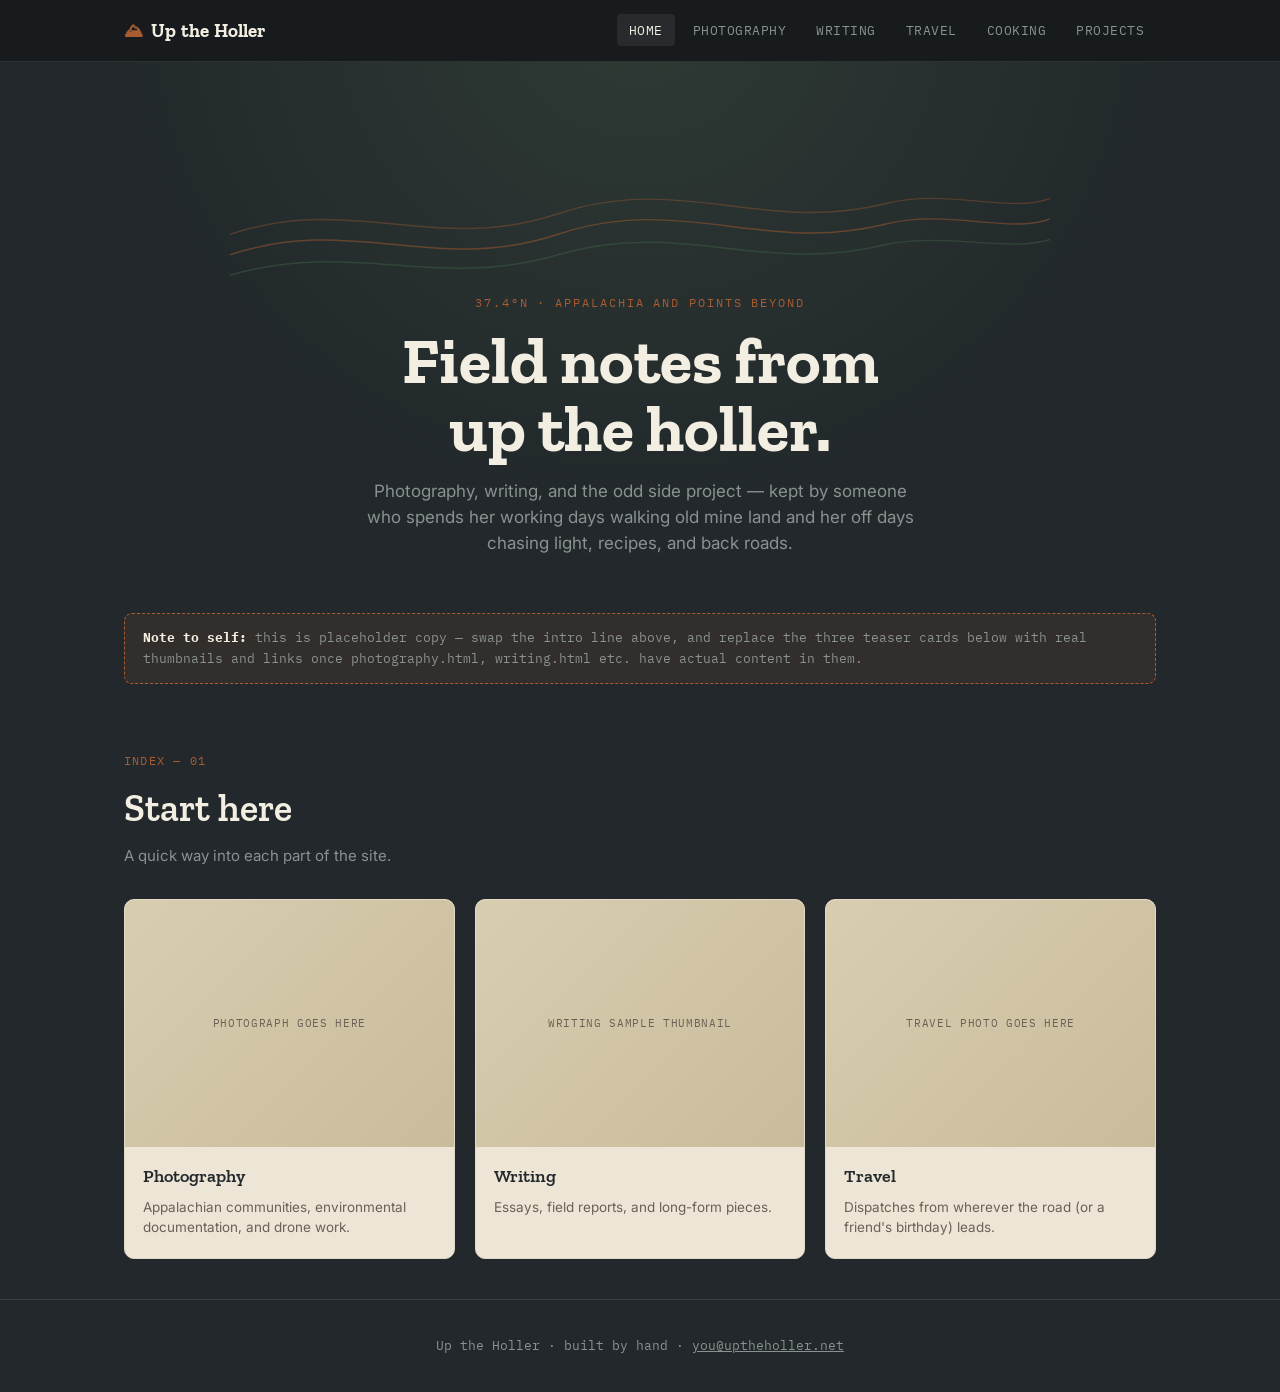
<file: index.html>
<!DOCTYPE html>
<html lang="en">
<head>
<meta charset="UTF-8">
<meta name="viewport" content="width=device-width, initial-scale=1.0">
<title>Up the Holler</title>
<meta name="description" content="Photography, writing, and field notes from Appalachia and beyond.">
<link rel="stylesheet" href="css/style.css">
</head>
<body>

<header class="site-header">
  <div class="nav-row">
    <a href="index.html" class="brand"><span class="mark">⛰</span> Up the Holler</a>
    <button class="nav-toggle" aria-label="Toggle menu">MENU</button>
    <ul class="nav-links">
      <li><a href="index.html" class="active">Home</a></li>
      <li><a href="photography.html">Photography</a></li>
      <li><a href="writing.html">Writing</a></li>
      <li><a href="travel.html">Travel</a></li>
      <li><a href="cooking.html">Cooking</a></li>
      <li><a href="projects.html">Projects</a></li>
    </ul>
  </div>
</header>

<div class="hero">
  <svg class="contours" viewBox="0 0 800 140" preserveAspectRatio="none">
    <path d="M0,110 C120,70 200,130 320,90 C440,50 520,110 640,80 C700,65 760,90 800,75" fill="none" stroke="#A85C32" stroke-width="1.4" opacity="0.55"/>
    <path d="M0,90 C120,50 200,110 320,70 C440,30 520,90 640,60 C700,45 760,70 800,55" fill="none" stroke="#A85C32" stroke-width="1.4" opacity="0.4"/>
    <path d="M0,130 C120,95 200,145 320,110 C440,75 520,130 640,100 C700,88 760,108 800,95" fill="none" stroke="#3F5B45" stroke-width="1.4" opacity="0.6"/>
  </svg>
  <div class="eyebrow">37.4°N · Appalachia and points beyond</div>
  <h1 class="title">Field notes from<br>up the holler.</h1>
  <p class="lede">Photography, writing, and the odd side project — kept by someone who spends her working days walking old mine land and her off days chasing light, recipes, and back roads.</p>
</div>

<div class="wrap">
  <div class="editnote">
    <b>Note to self:</b> this is placeholder copy — swap the intro line above, and replace the three teaser cards below with real thumbnails and links once photography.html, writing.html etc. have actual content in them.
  </div>

  <section class="tight">
    <div class="section-head">
      <span class="index-mark">Index — 01</span>
      <h2 class="section-title">Start here</h2>
      <p class="section-sub">A quick way into each part of the site.</p>
    </div>
    <div class="grid grid-3">
      <a href="photography.html" class="card" style="text-decoration:none;">
        <div class="thumb">Photograph goes here</div>
        <div class="body">
          <h3>Photography</h3>
          <p>Appalachian communities, environmental documentation, and drone work.</p>
        </div>
      </a>
      <a href="writing.html" class="card" style="text-decoration:none;">
        <div class="thumb">Writing sample thumbnail</div>
        <div class="body">
          <h3>Writing</h3>
          <p>Essays, field reports, and long-form pieces.</p>
        </div>
      </a>
      <a href="travel.html" class="card" style="text-decoration:none;">
        <div class="thumb">Travel photo goes here</div>
        <div class="body">
          <h3>Travel</h3>
          <p>Dispatches from wherever the road (or a friend's birthday) leads.</p>
        </div>
      </a>
    </div>
  </section>
</div>

<footer class="site-footer">
  <div class="wrap">Up the Holler · built by hand · <a href="mailto:you@uptheholler.net">you@uptheholler.net</a></div>
</footer>

<script src="js/nav.js"></script>
</body>
</html>
</file>
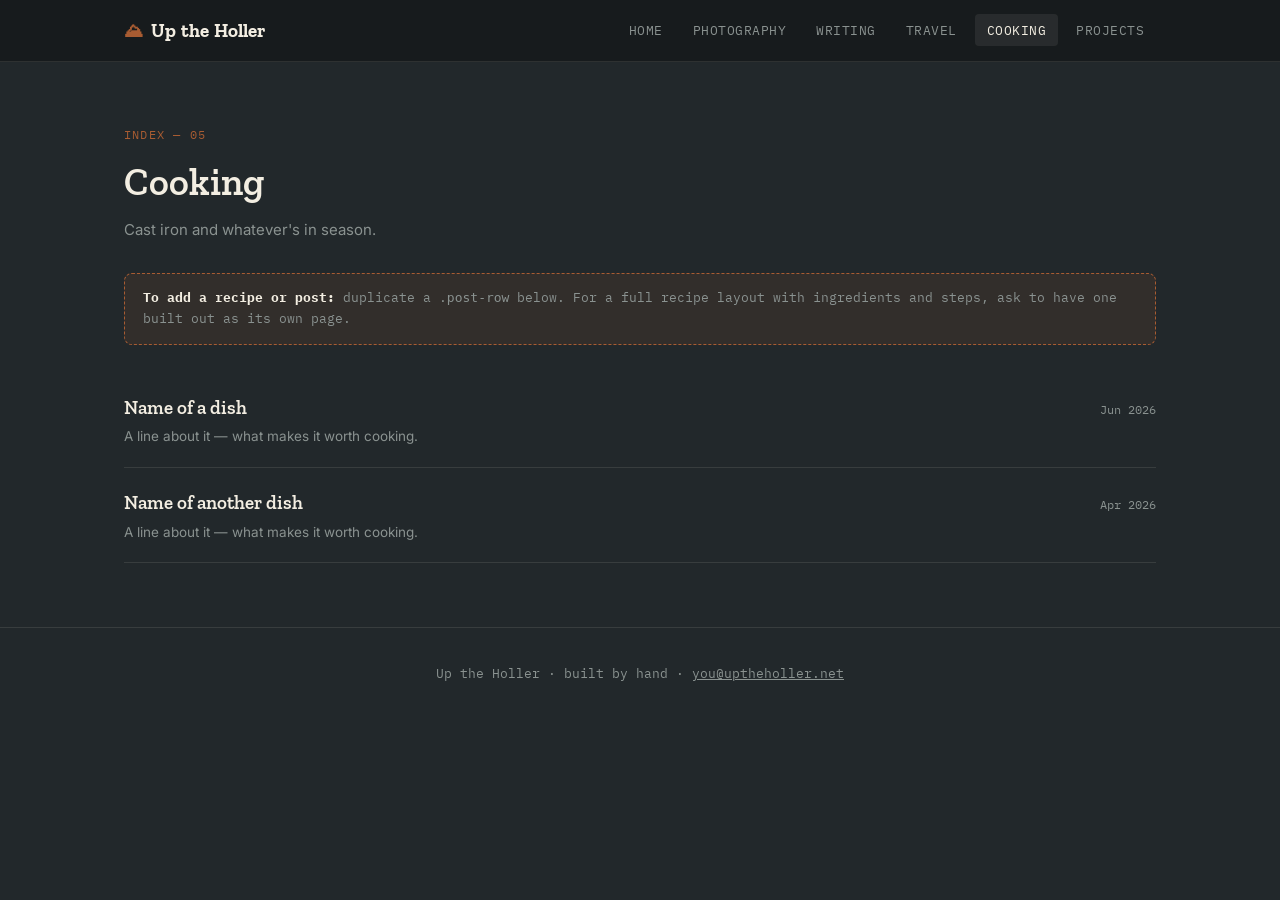
<file: cooking.html>
<!DOCTYPE html>
<html lang="en">
<head>
<meta charset="UTF-8">
<meta name="viewport" content="width=device-width, initial-scale=1.0">
<title>Cooking — Up the Holler</title>
<link rel="stylesheet" href="css/style.css">
</head>
<body>

<header class="site-header">
  <div class="nav-row">
    <a href="index.html" class="brand"><span class="mark">⛰</span> Up the Holler</a>
    <button class="nav-toggle" aria-label="Toggle menu">MENU</button>
    <ul class="nav-links">
      <li><a href="index.html">Home</a></li>
      <li><a href="photography.html">Photography</a></li>
      <li><a href="writing.html">Writing</a></li>
      <li><a href="travel.html">Travel</a></li>
      <li><a href="cooking.html" class="active">Cooking</a></li>
      <li><a href="projects.html">Projects</a></li>
    </ul>
  </div>
</header>

<div class="wrap">
  <section>
    <div class="section-head">
      <span class="index-mark">Index — 05</span>
      <h2 class="section-title">Cooking</h2>
      <p class="section-sub">Cast iron and whatever's in season.</p>
    </div>

    <div class="editnote">
      <b>To add a recipe or post:</b> duplicate a <code>.post-row</code> below. For a full recipe layout with ingredients and steps, ask to have one built out as its own page.
    </div>

    <div class="post-list">
      <a href="#" class="post-row">
        <div>
          <div class="post-title">Name of a dish</div>
          <div class="post-excerpt">A line about it — what makes it worth cooking.</div>
        </div>
        <div class="post-date">Jun 2026</div>
      </a>
      <a href="#" class="post-row">
        <div>
          <div class="post-title">Name of another dish</div>
          <div class="post-excerpt">A line about it — what makes it worth cooking.</div>
        </div>
        <div class="post-date">Apr 2026</div>
      </a>
    </div>
  </section>
</div>

<footer class="site-footer">
  <div class="wrap">Up the Holler · built by hand · <a href="mailto:you@uptheholler.net">you@uptheholler.net</a></div>
</footer>

<script src="js/nav.js"></script>
</body>
</html>
</file>
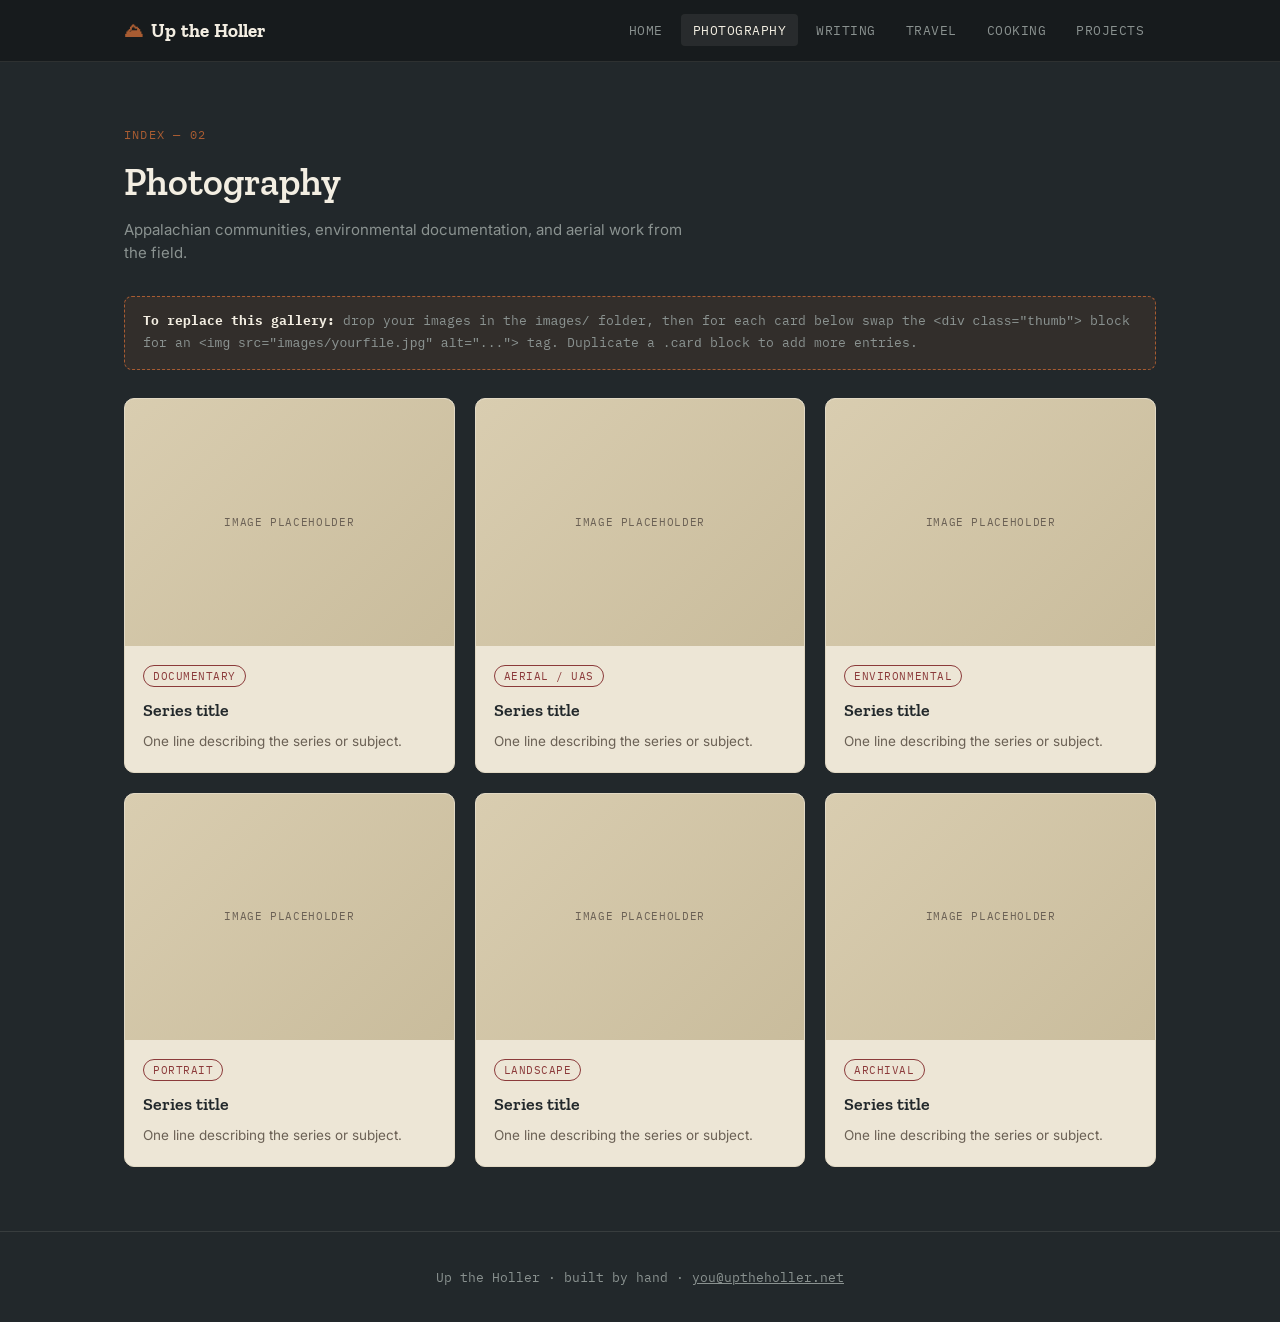
<file: photography.html>
<!DOCTYPE html>
<html lang="en">
<head>
<meta charset="UTF-8">
<meta name="viewport" content="width=device-width, initial-scale=1.0">
<title>Photography — Up the Holler</title>
<link rel="stylesheet" href="css/style.css">
</head>
<body>

<header class="site-header">
  <div class="nav-row">
    <a href="index.html" class="brand"><span class="mark">⛰</span> Up the Holler</a>
    <button class="nav-toggle" aria-label="Toggle menu">MENU</button>
    <ul class="nav-links">
      <li><a href="index.html">Home</a></li>
      <li><a href="photography.html" class="active">Photography</a></li>
      <li><a href="writing.html">Writing</a></li>
      <li><a href="travel.html">Travel</a></li>
      <li><a href="cooking.html">Cooking</a></li>
      <li><a href="projects.html">Projects</a></li>
    </ul>
  </div>
</header>

<div class="wrap">
  <section>
    <div class="section-head">
      <span class="index-mark">Index — 02</span>
      <h2 class="section-title">Photography</h2>
      <p class="section-sub">Appalachian communities, environmental documentation, and aerial work from the field.</p>
    </div>

    <div class="editnote">
      <b>To replace this gallery:</b> drop your images in the <code>images/</code> folder, then for each card below swap the <code>&lt;div class="thumb"&gt;</code> block for an <code>&lt;img src="images/yourfile.jpg" alt="..."&gt;</code> tag. Duplicate a <code>.card</code> block to add more entries.
    </div>

    <div class="grid grid-3">
      <div class="card">
        <div class="thumb">Image placeholder</div>
        <div class="body">
          <span class="tag">Documentary</span>
          <h3>Series title</h3>
          <p>One line describing the series or subject.</p>
        </div>
      </div>
      <div class="card">
        <div class="thumb">Image placeholder</div>
        <div class="body">
          <span class="tag">Aerial / UAS</span>
          <h3>Series title</h3>
          <p>One line describing the series or subject.</p>
        </div>
      </div>
      <div class="card">
        <div class="thumb">Image placeholder</div>
        <div class="body">
          <span class="tag">Environmental</span>
          <h3>Series title</h3>
          <p>One line describing the series or subject.</p>
        </div>
      </div>
      <div class="card">
        <div class="thumb">Image placeholder</div>
        <div class="body">
          <span class="tag">Portrait</span>
          <h3>Series title</h3>
          <p>One line describing the series or subject.</p>
        </div>
      </div>
      <div class="card">
        <div class="thumb">Image placeholder</div>
        <div class="body">
          <span class="tag">Landscape</span>
          <h3>Series title</h3>
          <p>One line describing the series or subject.</p>
        </div>
      </div>
      <div class="card">
        <div class="thumb">Image placeholder</div>
        <div class="body">
          <span class="tag">Archival</span>
          <h3>Series title</h3>
          <p>One line describing the series or subject.</p>
        </div>
      </div>
    </div>
  </section>
</div>

<footer class="site-footer">
  <div class="wrap">Up the Holler · built by hand · <a href="mailto:you@uptheholler.net">you@uptheholler.net</a></div>
</footer>

<script src="js/nav.js"></script>
</body>
</html>
</file>
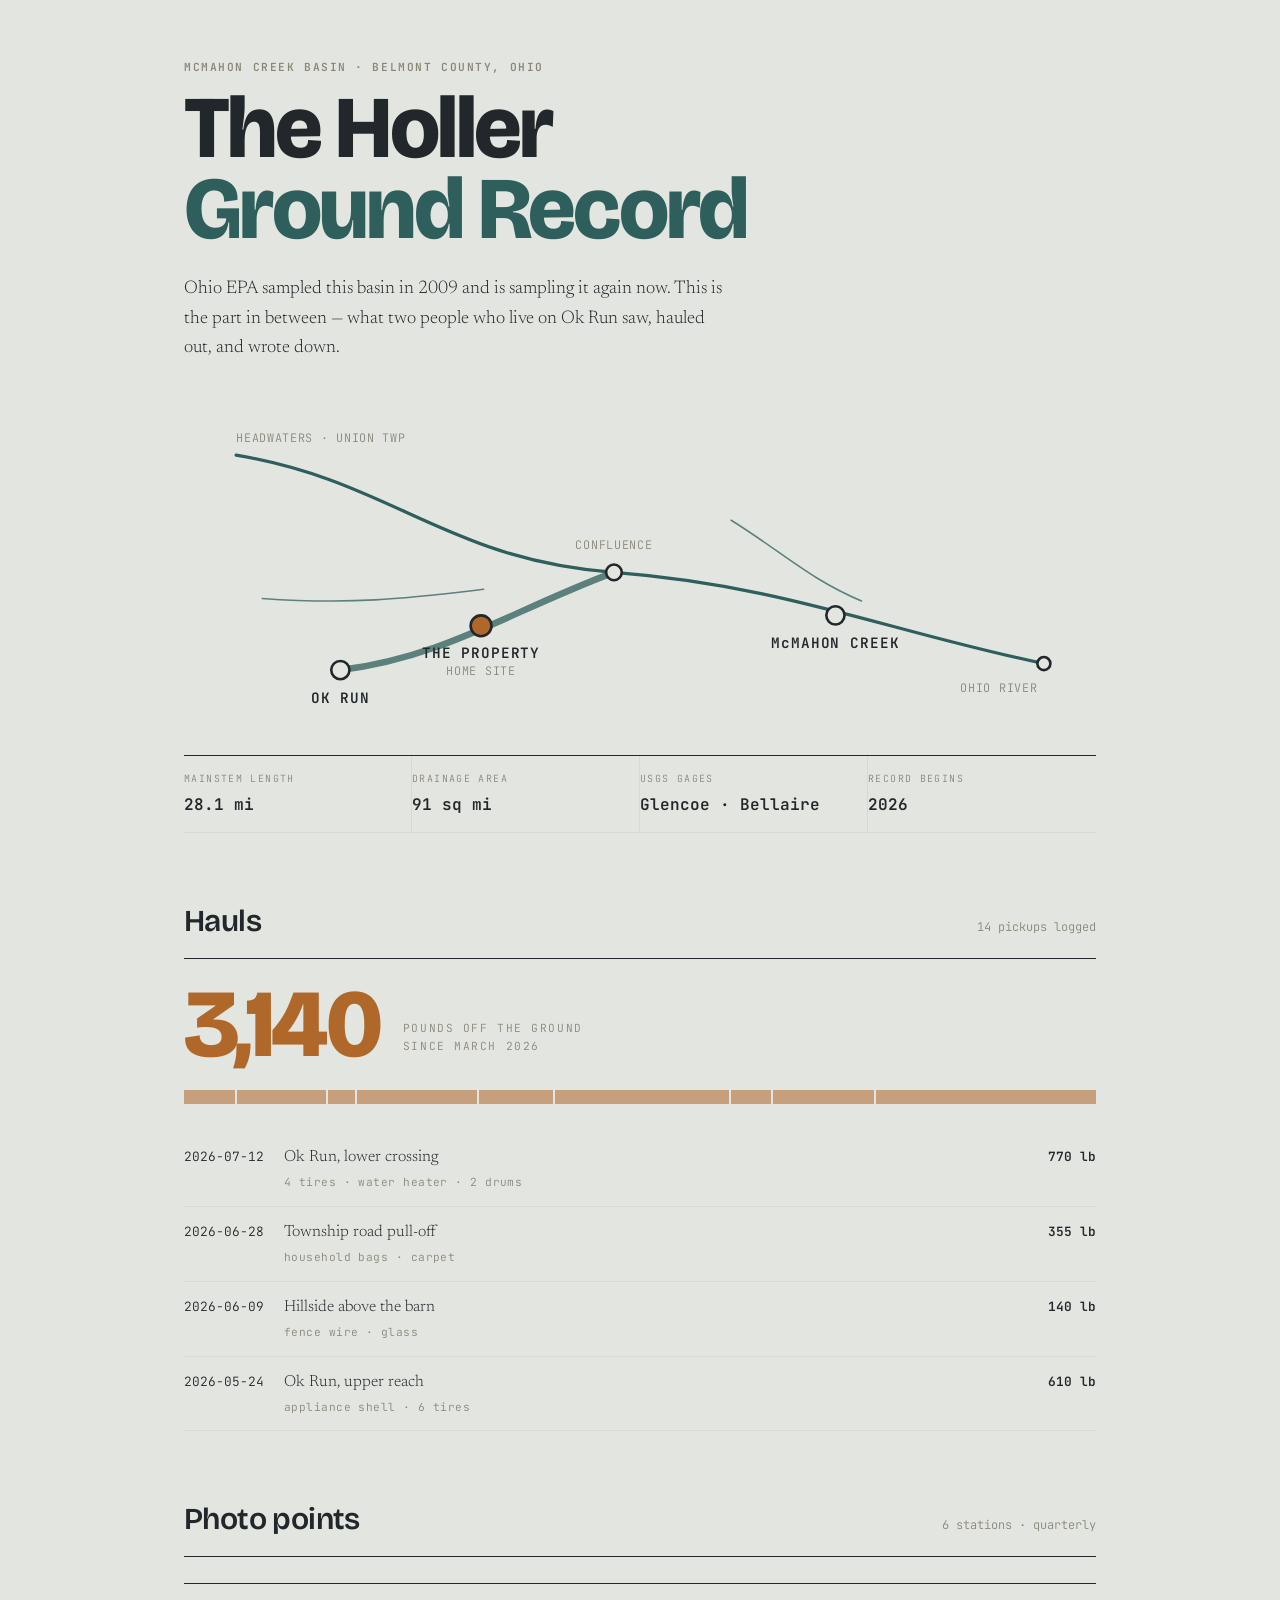
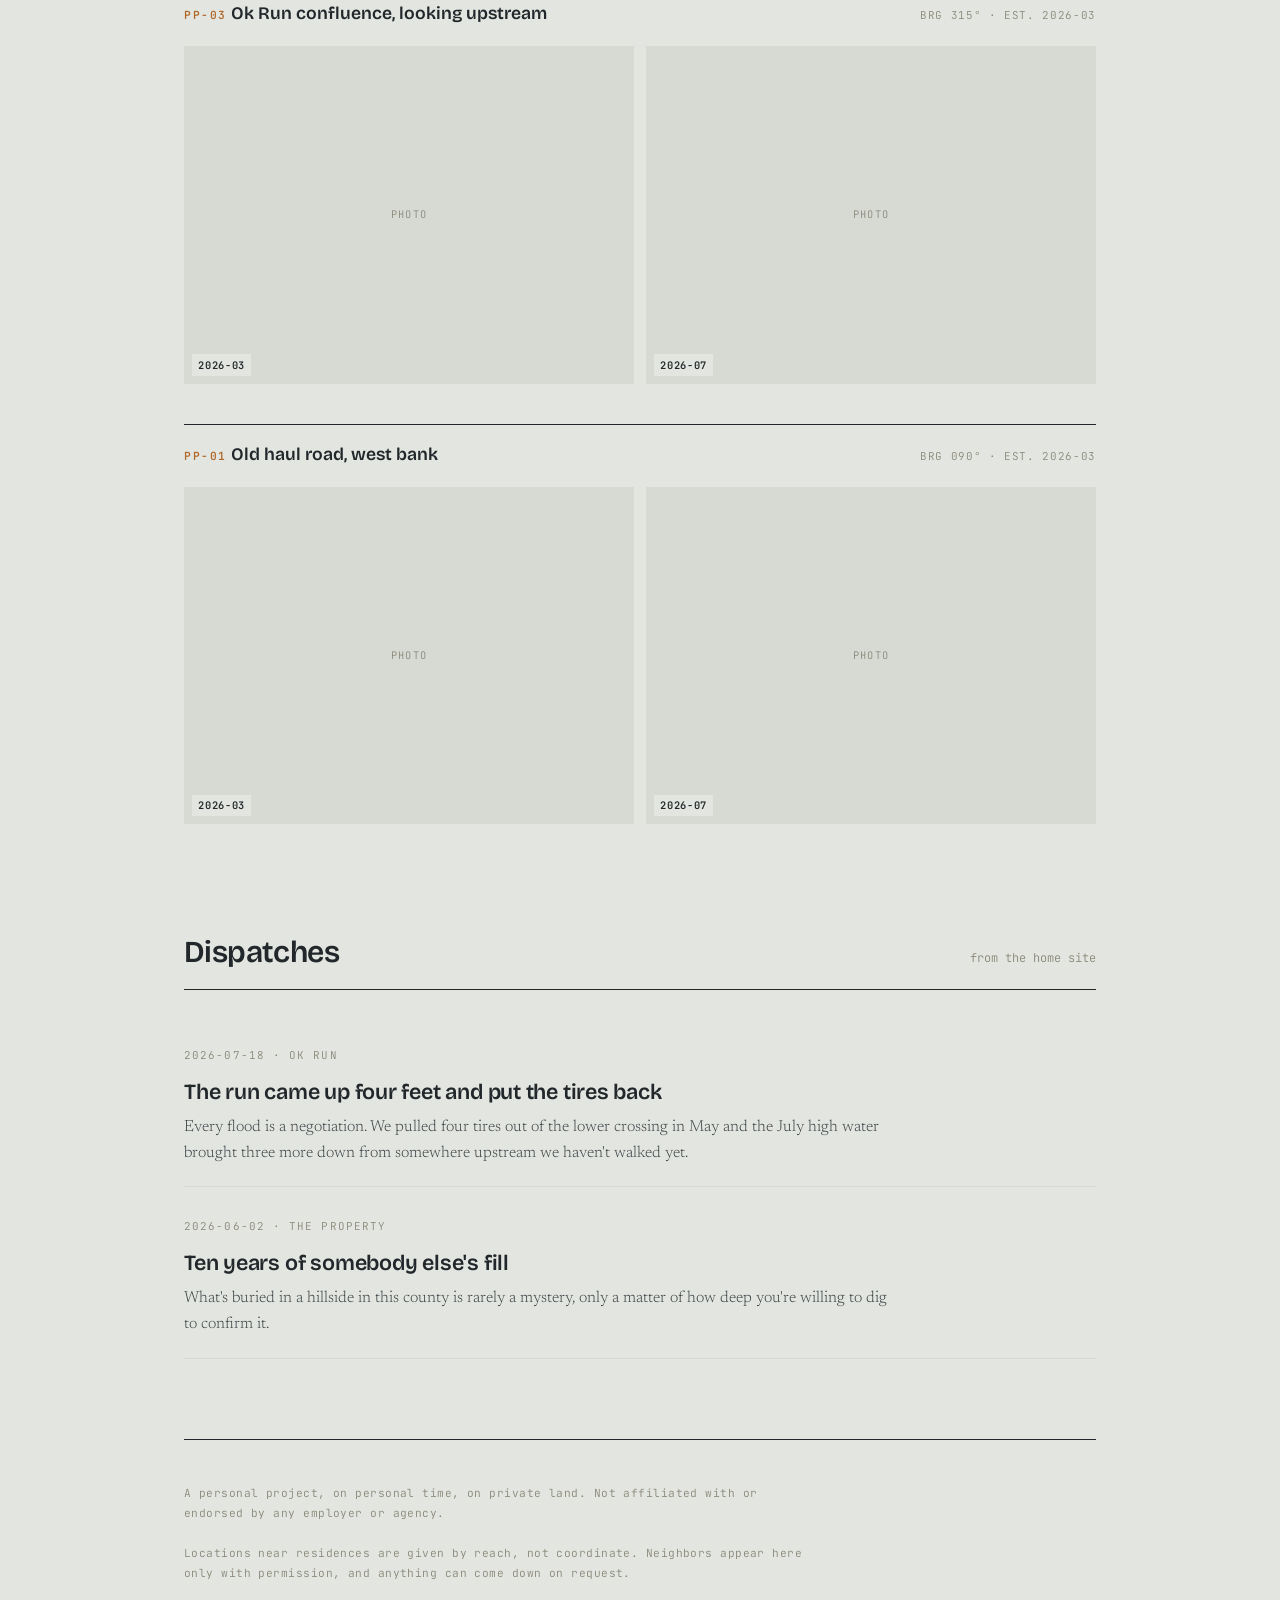
<file: preview.html>
<!DOCTYPE html>
<html lang="en">
<head>
<meta charset="utf-8">
<meta name="viewport" content="width=device-width, initial-scale=1">
<title>The Watershed — Up the Holler</title>
<link rel="preconnect" href="https://fonts.googleapis.com">
<link rel="preconnect" href="https://fonts.gstatic.com" crossorigin>
<link href="https://fonts.googleapis.com/css2?family=Bricolage+Grotesque:opsz,wght@12..96,600;12..96,800&family=Newsreader:ital,opsz,wght@0,6..72,300;0,6..72,400;1,6..72,300&family=JetBrains+Mono:wght@400;600&display=swap" rel="stylesheet">
<style>
:root{
  --shale:#21272A;
  --paper:#E3E6E0;
  --paper-2:#D6DAD3;
  --creek:#2F5F5C;
  --ochre:#B0682A;
  --sandstone:#8A8779;

  --display:'Bricolage Grotesque',system-ui,sans-serif;
  --body:'Newsreader',Georgia,serif;
  --data:'JetBrains Mono',ui-monospace,monospace;
}
*{box-sizing:border-box}
html{-webkit-text-size-adjust:100%}
body{
  margin:0;background:var(--paper);color:var(--shale);
  font-family:var(--body);font-size:19px;line-height:1.6;font-weight:300;
}
.wrap{max-width:60rem;margin:0 auto;padding:0 1.5rem}

/* ---------- masthead ---------- */
.mast{padding:3rem 0 0}
.eyebrow{
  font-family:var(--data);font-size:.7rem;font-weight:600;
  letter-spacing:.14em;text-transform:uppercase;color:var(--sandstone);
}
h1{
  font-family:var(--display);font-weight:800;font-size:clamp(2.6rem,10vw,5.5rem);
  line-height:.92;letter-spacing:-.03em;margin:.6rem 0 0;
}
h1 em{font-style:normal;display:block;color:var(--creek)}
.standfirst{max-width:34rem;margin:1.5rem 0 0;font-size:1.15rem}

/* ---------- signature: stream schematic ---------- */
.schematic{margin:2.5rem 0 0}
.schematic svg{width:100%;height:auto;display:block;overflow:visible}
.reachline{fill:none;stroke:var(--creek);stroke-linecap:round}
.trib{fill:none;stroke:var(--creek);stroke-linecap:round;opacity:.75}
.node{fill:var(--paper);stroke:var(--shale);stroke-width:2}
.node-home{fill:var(--ochre);stroke:var(--shale);stroke-width:2}
.nlabel{font-family:var(--data);font-size:11px;font-weight:600;letter-spacing:.06em;fill:var(--shale)}
.nsub{font-family:var(--data);font-size:9px;fill:var(--sandstone);letter-spacing:.06em}
.gnode{cursor:pointer}
.gnode:hover .node{fill:var(--creek)}
.gnode:focus-visible{outline:2px solid var(--ochre);outline-offset:4px}

/* ---------- record block ---------- */
.record{
  margin:2.5rem 0 0;border-top:1.5px solid var(--shale);border-bottom:1px solid var(--paper-2);
  display:grid;grid-template-columns:repeat(auto-fit,minmax(9rem,1fr));
}
.record div{padding:.9rem 0;border-right:1px solid var(--paper-2)}
.record div:last-child{border-right:0}
.record dt{font-family:var(--data);font-size:.62rem;letter-spacing:.14em;text-transform:uppercase;color:var(--sandstone);margin:0}
.record dd{font-family:var(--data);font-size:1rem;font-weight:600;margin:.35rem 0 0}

/* ---------- sections ---------- */
section{padding:4rem 0 0}
h2{
  font-family:var(--display);font-weight:600;font-size:1.9rem;letter-spacing:-.02em;
  margin:0 0 .25rem;
}
.sechead{display:flex;align-items:baseline;gap:.9rem;border-bottom:1.5px solid var(--shale);padding-bottom:.5rem;margin-bottom:1.6rem}
.sechead .count{font-family:var(--data);font-size:.75rem;color:var(--sandstone);margin-left:auto;white-space:nowrap}

/* ---------- hauls ---------- */
.tally{display:flex;align-items:flex-end;gap:1.5rem;flex-wrap:wrap;margin-bottom:1.5rem}
.tallynum{font-family:var(--display);font-weight:800;font-size:clamp(3rem,14vw,6rem);line-height:.85;color:var(--ochre);letter-spacing:-.04em}
.tallylab{font-family:var(--data);font-size:.7rem;letter-spacing:.14em;text-transform:uppercase;color:var(--sandstone);padding-bottom:.6rem}
.accum{display:flex;height:14px;width:100%;gap:2px;margin-bottom:1.75rem}
.accum span{background:var(--ochre);opacity:.55;transition:opacity .2s}
.accum span:hover{opacity:1}
.haul{display:grid;grid-template-columns:5.5rem 1fr auto;gap:.75rem;padding:.85rem 0;border-bottom:1px solid var(--paper-2);align-items:baseline}
.haul time,.haul .wt{font-family:var(--data);font-size:.8rem}
.haul .wt{font-weight:600;text-align:right;white-space:nowrap}
.haul .where{font-size:1rem}
.haul .items{font-family:var(--data);font-size:.7rem;color:var(--sandstone);display:block;margin-top:.2rem;letter-spacing:.04em}

/* ---------- photo points ---------- */
.pp{border-top:1.5px solid var(--shale);padding-top:1rem;margin-bottom:2.5rem}
.pphead{display:flex;justify-content:space-between;gap:1rem;flex-wrap:wrap;align-items:baseline}
.ppid{font-family:var(--data);font-size:.7rem;font-weight:600;letter-spacing:.14em;color:var(--ochre)}
.ppname{font-family:var(--display);font-weight:600;font-size:1.1rem}
.ppmeta{font-family:var(--data);font-size:.68rem;color:var(--sandstone);letter-spacing:.06em}
.frames{display:grid;grid-template-columns:1fr 1fr;gap:.75rem;margin-top:1rem}
.frame{background:var(--paper-2);aspect-ratio:4/3;position:relative;display:flex;align-items:center;justify-content:center}
.frame span{font-family:var(--data);font-size:.65rem;color:var(--sandstone);letter-spacing:.1em}
.frame b{position:absolute;left:.5rem;bottom:.5rem;font-family:var(--data);font-size:.65rem;font-weight:600;background:var(--paper);padding:.15rem .4rem;letter-spacing:.06em}

/* ---------- dispatches ---------- */
.disp{padding:1.25rem 0;border-bottom:1px solid var(--paper-2);display:block;text-decoration:none;color:inherit}
.disp:hover .dtitle{color:var(--creek)}
.dmeta{font-family:var(--data);font-size:.68rem;letter-spacing:.1em;color:var(--sandstone);text-transform:uppercase}
.dtitle{font-family:var(--display);font-weight:600;font-size:1.35rem;letter-spacing:-.01em;margin:.3rem 0 .35rem;transition:color .15s}
.dexc{font-size:1rem;color:#3a4145;margin:0;max-width:44rem}

footer{margin-top:5rem;padding:2rem 0 4rem;border-top:1.5px solid var(--shale)}
.note{font-family:var(--data);font-size:.7rem;line-height:1.8;color:var(--sandstone);letter-spacing:.04em;max-width:40rem}

@media (max-width:640px){
  body{font-size:18px}
  .frames{grid-template-columns:1fr}
  .haul{grid-template-columns:4.5rem 1fr;}
  .haul .wt{grid-column:2;text-align:left}
  .record div{border-right:0;border-bottom:1px solid var(--paper-2)}
}
@media (prefers-reduced-motion:reduce){*{transition:none!important;animation:none!important}}
</style>
</head>
<body>
<div class="wrap">

  <header class="mast">
    <p class="eyebrow">McMahon Creek Basin · Belmont County, Ohio</p>
    <h1>The Holler<em>Ground Record</em></h1>
    <p class="standfirst">Ohio EPA sampled this basin in 2009 and is sampling it again now. This is the part in between — what two people who live on Ok Run saw, hauled out, and wrote down.</p>
  </header>

  <!-- SIGNATURE: the watershed as its own navigation -->
  <div class="schematic" role="navigation" aria-label="Watershed reaches">
    <svg viewBox="0 0 700 240" xmlns="http://www.w3.org/2000/svg" aria-hidden="false">
      <title>Schematic of Ok Run joining McMahon Creek, flowing to the Ohio River</title>
      <path class="reachline" d="M40 40 C 160 60, 200 120, 330 130 S 540 175, 660 200" stroke-width="2.5"/>
      <path class="trib" d="M120 205 C 200 195, 250 160, 330 130" stroke-width="5"/>
      <path class="trib" d="M60 150 C 130 155, 170 150, 230 143" stroke-width="1.2" opacity=".4"/>
      <path class="trib" d="M420 90 C 460 115, 480 135, 520 152" stroke-width="1.2" opacity=".4"/>

      <g class="gnode" tabindex="0" role="link" aria-label="Ok Run reach">
        <circle class="node" cx="120" cy="205" r="7"/>
        <text class="nlabel" x="120" y="230" text-anchor="middle">OK RUN</text>
      </g>
      <g class="gnode" tabindex="0" role="link" aria-label="The property">
        <circle class="node-home" cx="228" cy="171" r="8"/>
        <text class="nlabel" x="228" y="196" text-anchor="middle">THE PROPERTY</text>
        <text class="nsub" x="228" y="209" text-anchor="middle">HOME SITE</text>
      </g>
      <g class="gnode" tabindex="0" role="link" aria-label="Confluence">
        <circle class="node" cx="330" cy="130" r="6"/>
        <text class="nsub" x="330" y="112" text-anchor="middle">CONFLUENCE</text>
      </g>
      <g class="gnode" tabindex="0" role="link" aria-label="McMahon Creek mainstem">
        <circle class="node" cx="500" cy="163" r="7"/>
        <text class="nlabel" x="500" y="188" text-anchor="middle">McMAHON CREEK</text>
      </g>
      <g class="gnode" tabindex="0" role="link" aria-label="Ohio River">
        <circle class="node" cx="660" cy="200" r="5"/>
        <text class="nsub" x="655" y="222" text-anchor="end">OHIO RIVER</text>
      </g>
      <text class="nsub" x="40" y="30">HEADWATERS · UNION TWP</text>
    </svg>
  </div>

  <dl class="record">
    <div><dt>Mainstem length</dt><dd>28.1 mi</dd></div>
    <div><dt>Drainage area</dt><dd>91 sq mi</dd></div>
    <div><dt>USGS gages</dt><dd>Glencoe · Bellaire</dd></div>
    <div><dt>Record begins</dt><dd>2026</dd></div>
  </dl>

  <section>
    <div class="sechead"><h2>Hauls</h2><span class="count">14 pickups logged</span></div>
    <div class="tally">
      <span class="tallynum">3,140</span>
      <span class="tallylab">pounds off the ground<br>since March 2026</span>
    </div>
    <div class="accum" aria-hidden="true">
      <span style="flex:180"></span><span style="flex:310"></span><span style="flex:95"></span>
      <span style="flex:420"></span><span style="flex:260"></span><span style="flex:610"></span>
      <span style="flex:140"></span><span style="flex:355"></span><span style="flex:770"></span>
    </div>

    <div class="haul"><time>2026-07-12</time><span class="where">Ok Run, lower crossing<span class="items">4 tires · water heater · 2 drums</span></span><span class="wt">770 lb</span></div>
    <div class="haul"><time>2026-06-28</time><span class="where">Township road pull-off<span class="items">household bags · carpet</span></span><span class="wt">355 lb</span></div>
    <div class="haul"><time>2026-06-09</time><span class="where">Hillside above the barn<span class="items">fence wire · glass</span></span><span class="wt">140 lb</span></div>
    <div class="haul"><time>2026-05-24</time><span class="where">Ok Run, upper reach<span class="items">appliance shell · 6 tires</span></span><span class="wt">610 lb</span></div>
  </section>

  <section>
    <div class="sechead"><h2>Photo points</h2><span class="count">6 stations · quarterly</span></div>

    <div class="pp">
      <div class="pphead">
        <div><span class="ppid">PP-03</span> <span class="ppname">Ok Run confluence, looking upstream</span></div>
        <span class="ppmeta">BRG 315° · EST. 2026-03</span>
      </div>
      <div class="frames">
        <div class="frame"><span>PHOTO</span><b>2026-03</b></div>
        <div class="frame"><span>PHOTO</span><b>2026-07</b></div>
      </div>
    </div>

    <div class="pp">
      <div class="pphead">
        <div><span class="ppid">PP-01</span> <span class="ppname">Old haul road, west bank</span></div>
        <span class="ppmeta">BRG 090° · EST. 2026-03</span>
      </div>
      <div class="frames">
        <div class="frame"><span>PHOTO</span><b>2026-03</b></div>
        <div class="frame"><span>PHOTO</span><b>2026-07</b></div>
      </div>
    </div>
  </section>

  <section>
    <div class="sechead"><h2>Dispatches</h2><span class="count">from the home site</span></div>
    <a class="disp" href="#">
      <p class="dmeta">2026-07-18 · Ok Run</p>
      <p class="dtitle">The run came up four feet and put the tires back</p>
      <p class="dexc">Every flood is a negotiation. We pulled four tires out of the lower crossing in May and the July high water brought three more down from somewhere upstream we haven't walked yet.</p>
    </a>
    <a class="disp" href="#">
      <p class="dmeta">2026-06-02 · The property</p>
      <p class="dtitle">Ten years of somebody else's fill</p>
      <p class="dexc">What's buried in a hillside in this county is rarely a mystery, only a matter of how deep you're willing to dig to confirm it.</p>
    </a>
  </section>

  <footer>
    <p class="note">
      A personal project, on personal time, on private land. Not affiliated with or endorsed by any employer or agency.<br><br>
      Locations near residences are given by reach, not coordinate. Neighbors appear here only with permission, and anything can come down on request.
    </p>
  </footer>

</div>
</body>
</html>
</file>
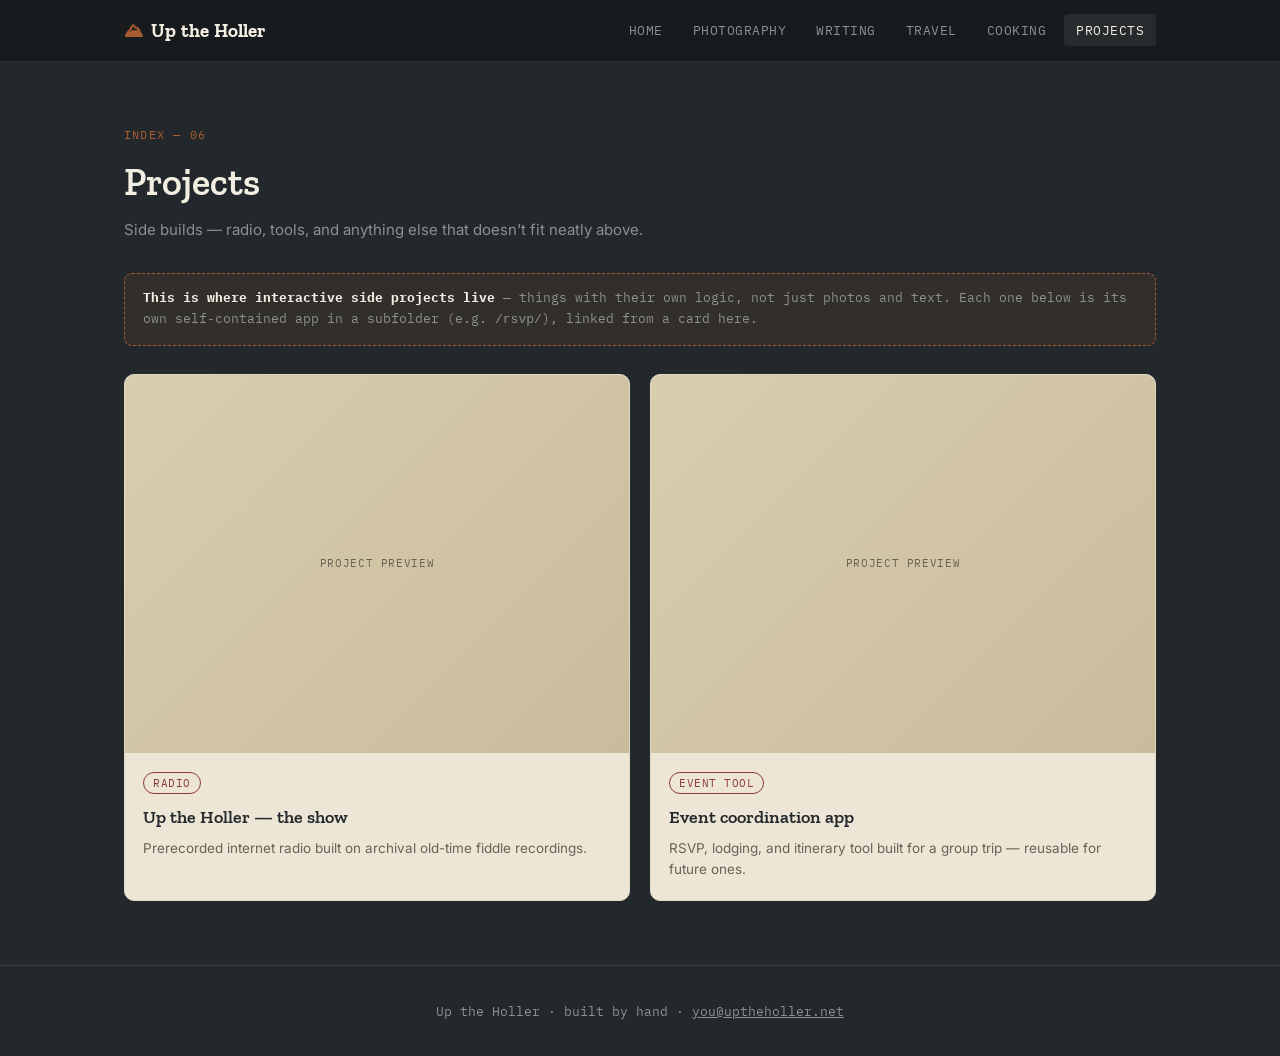
<file: projects.html>
<!DOCTYPE html>
<html lang="en">
<head>
<meta charset="UTF-8">
<meta name="viewport" content="width=device-width, initial-scale=1.0">
<title>Projects — Up the Holler</title>
<link rel="stylesheet" href="css/style.css">
</head>
<body>

<header class="site-header">
  <div class="nav-row">
    <a href="index.html" class="brand"><span class="mark">⛰</span> Up the Holler</a>
    <button class="nav-toggle" aria-label="Toggle menu">MENU</button>
    <ul class="nav-links">
      <li><a href="index.html">Home</a></li>
      <li><a href="photography.html">Photography</a></li>
      <li><a href="writing.html">Writing</a></li>
      <li><a href="travel.html">Travel</a></li>
      <li><a href="cooking.html">Cooking</a></li>
      <li><a href="projects.html" class="active">Projects</a></li>
    </ul>
  </div>
</header>

<div class="wrap">
  <section>
    <div class="section-head">
      <span class="index-mark">Index — 06</span>
      <h2 class="section-title">Projects</h2>
      <p class="section-sub">Side builds — radio, tools, and anything else that doesn't fit neatly above.</p>
    </div>

    <div class="editnote">
      <b>This is where interactive side projects live</b> — things with their own logic, not just photos and text. Each one below is its own self-contained app in a subfolder (e.g. <code>/rsvp/</code>), linked from a card here.
    </div>

    <div class="grid grid-2">
      <div class="card">
        <div class="thumb">Project preview</div>
        <div class="body">
          <span class="tag">Radio</span>
          <h3>Up the Holler — the show</h3>
          <p>Prerecorded internet radio built on archival old-time fiddle recordings.</p>
        </div>
      </div>
      <div class="card">
        <div class="thumb">Project preview</div>
        <div class="body">
          <span class="tag">Event tool</span>
          <h3>Event coordination app</h3>
          <p>RSVP, lodging, and itinerary tool built for a group trip — reusable for future ones.</p>
        </div>
      </div>
    </div>
  </section>
</div>

<footer class="site-footer">
  <div class="wrap">Up the Holler · built by hand · <a href="mailto:you@uptheholler.net">you@uptheholler.net</a></div>
</footer>

<script src="js/nav.js"></script>
</body>
</html>
</file>
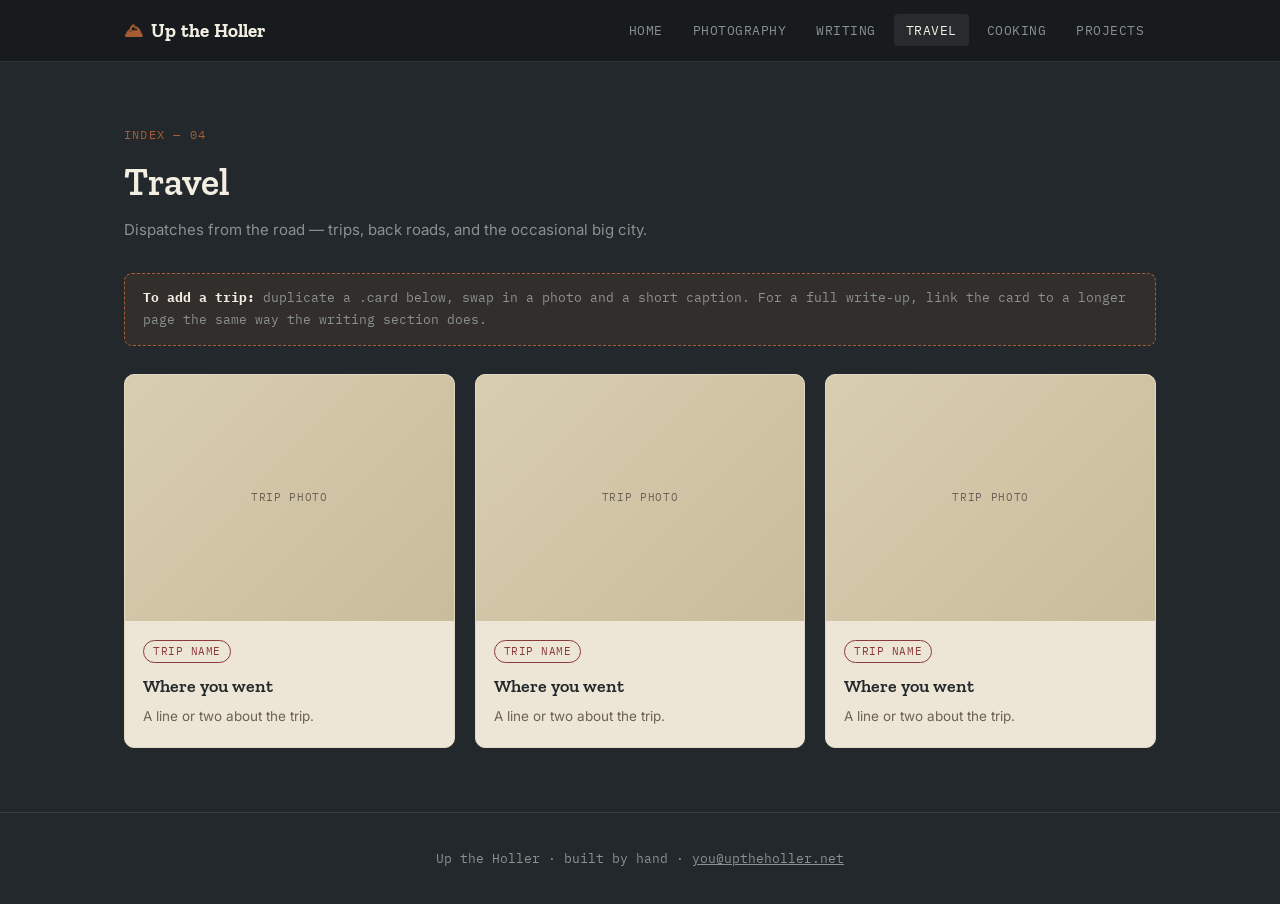
<file: travel.html>
<!DOCTYPE html>
<html lang="en">
<head>
<meta charset="UTF-8">
<meta name="viewport" content="width=device-width, initial-scale=1.0">
<title>Travel — Up the Holler</title>
<link rel="stylesheet" href="css/style.css">
</head>
<body>

<header class="site-header">
  <div class="nav-row">
    <a href="index.html" class="brand"><span class="mark">⛰</span> Up the Holler</a>
    <button class="nav-toggle" aria-label="Toggle menu">MENU</button>
    <ul class="nav-links">
      <li><a href="index.html">Home</a></li>
      <li><a href="photography.html">Photography</a></li>
      <li><a href="writing.html">Writing</a></li>
      <li><a href="travel.html" class="active">Travel</a></li>
      <li><a href="cooking.html">Cooking</a></li>
      <li><a href="projects.html">Projects</a></li>
    </ul>
  </div>
</header>

<div class="wrap">
  <section>
    <div class="section-head">
      <span class="index-mark">Index — 04</span>
      <h2 class="section-title">Travel</h2>
      <p class="section-sub">Dispatches from the road — trips, back roads, and the occasional big city.</p>
    </div>

    <div class="editnote">
      <b>To add a trip:</b> duplicate a <code>.card</code> below, swap in a photo and a short caption. For a full write-up, link the card to a longer page the same way the writing section does.
    </div>

    <div class="grid grid-3">
      <div class="card">
        <div class="thumb">Trip photo</div>
        <div class="body">
          <span class="tag">Trip name</span>
          <h3>Where you went</h3>
          <p>A line or two about the trip.</p>
        </div>
      </div>
      <div class="card">
        <div class="thumb">Trip photo</div>
        <div class="body">
          <span class="tag">Trip name</span>
          <h3>Where you went</h3>
          <p>A line or two about the trip.</p>
        </div>
      </div>
      <div class="card">
        <div class="thumb">Trip photo</div>
        <div class="body">
          <span class="tag">Trip name</span>
          <h3>Where you went</h3>
          <p>A line or two about the trip.</p>
        </div>
      </div>
    </div>
  </section>
</div>

<footer class="site-footer">
  <div class="wrap">Up the Holler · built by hand · <a href="mailto:you@uptheholler.net">you@uptheholler.net</a></div>
</footer>

<script src="js/nav.js"></script>
</body>
</html>
</file>
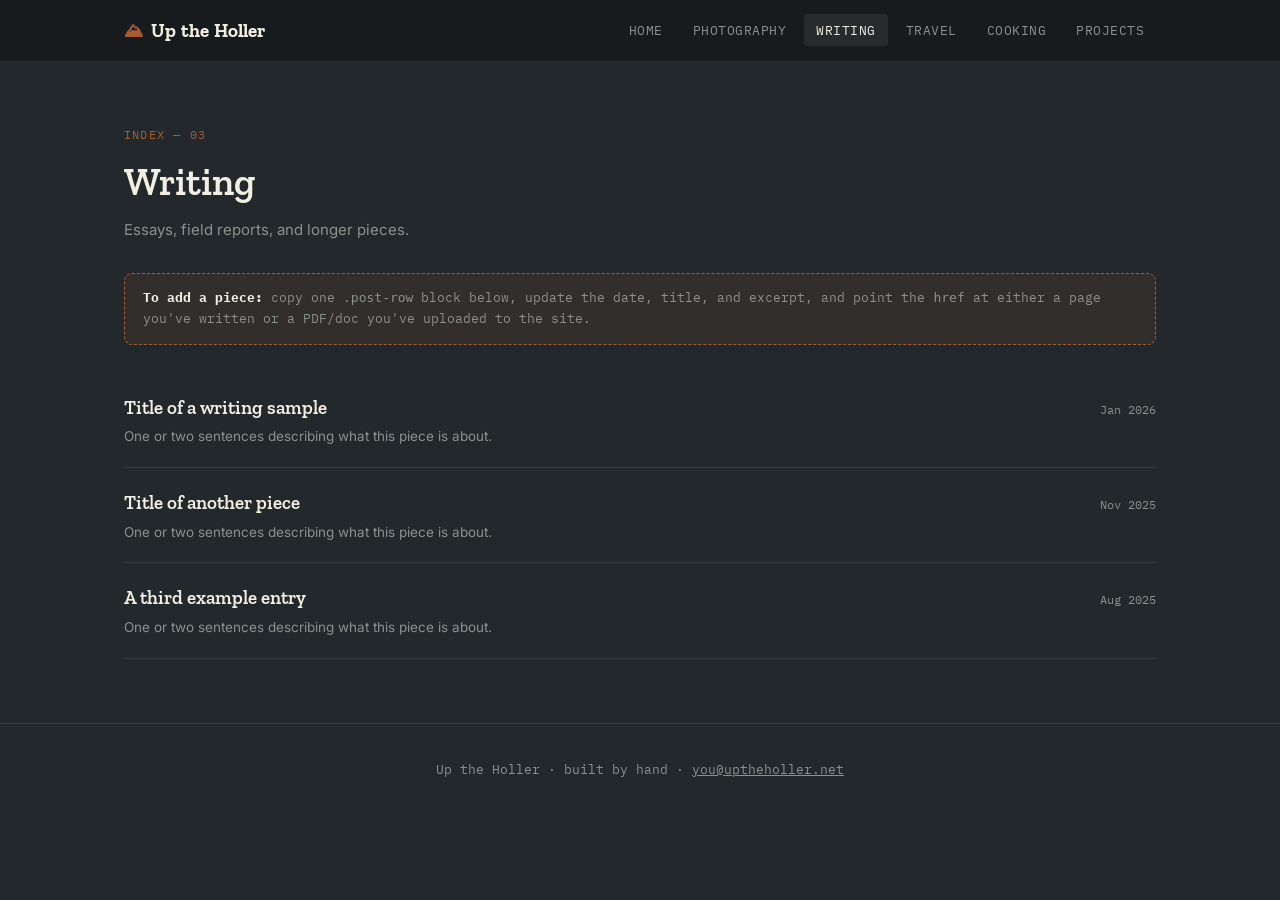
<file: writing.html>
<!DOCTYPE html>
<html lang="en">
<head>
<meta charset="UTF-8">
<meta name="viewport" content="width=device-width, initial-scale=1.0">
<title>Writing — Up the Holler</title>
<link rel="stylesheet" href="css/style.css">
</head>
<body>

<header class="site-header">
  <div class="nav-row">
    <a href="index.html" class="brand"><span class="mark">⛰</span> Up the Holler</a>
    <button class="nav-toggle" aria-label="Toggle menu">MENU</button>
    <ul class="nav-links">
      <li><a href="index.html">Home</a></li>
      <li><a href="photography.html">Photography</a></li>
      <li><a href="writing.html" class="active">Writing</a></li>
      <li><a href="travel.html">Travel</a></li>
      <li><a href="cooking.html">Cooking</a></li>
      <li><a href="projects.html">Projects</a></li>
    </ul>
  </div>
</header>

<div class="wrap">
  <section>
    <div class="section-head">
      <span class="index-mark">Index — 03</span>
      <h2 class="section-title">Writing</h2>
      <p class="section-sub">Essays, field reports, and longer pieces.</p>
    </div>

    <div class="editnote">
      <b>To add a piece:</b> copy one <code>.post-row</code> block below, update the date, title, and excerpt, and point the <code>href</code> at either a page you've written or a PDF/doc you've uploaded to the site.
    </div>

    <div class="post-list">
      <a href="#" class="post-row">
        <div>
          <div class="post-title">Title of a writing sample</div>
          <div class="post-excerpt">One or two sentences describing what this piece is about.</div>
        </div>
        <div class="post-date">Jan 2026</div>
      </a>
      <a href="#" class="post-row">
        <div>
          <div class="post-title">Title of another piece</div>
          <div class="post-excerpt">One or two sentences describing what this piece is about.</div>
        </div>
        <div class="post-date">Nov 2025</div>
      </a>
      <a href="#" class="post-row">
        <div>
          <div class="post-title">A third example entry</div>
          <div class="post-excerpt">One or two sentences describing what this piece is about.</div>
        </div>
        <div class="post-date">Aug 2025</div>
      </a>
    </div>
  </section>
</div>

<footer class="site-footer">
  <div class="wrap">Up the Holler · built by hand · <a href="mailto:you@uptheholler.net">you@uptheholler.net</a></div>
</footer>

<script src="js/nav.js"></script>
</body>
</html>
</file>
<file: css/style.css>
/* ============================================================
   UP THE HOLLER — shared stylesheet
   Design language: field-record / topographic survey aesthetic.
   Edit the CSS variables below to retune the palette globally.
   ============================================================ */

@import url('https://fonts.googleapis.com/css2?family=Zilla+Slab:wght@400;500;600;700&family=Inter:wght@400;500;600;700&family=IBM+Plex+Mono:wght@400;500&display=swap');

:root{
  --ink:        #22282B;   /* primary dark background */
  --ink-deep:   #171B1D;   /* darker panel / footer */
  --parchment:  #EDE6D6;   /* content card background */
  --parchment-2:#E2D9C4;   /* card border / hairline on parchment */
  --holler-green:#3F5B45;  /* primary accent */
  --rust:       #A85C32;   /* secondary accent — contour lines, tags */
  --tape-red:   #8B3A3A;   /* tertiary accent — small labels only */
  --fog:        #8A9290;   /* muted text on dark bg */
  --fog-dark:   #6B6155;   /* muted text on parchment */
  --cream-text: #F3EEE2;   /* primary text on dark bg */

  --font-display:'Zilla Slab', Georgia, serif;
  --font-body:'Inter', -apple-system, BlinkMacSystemFont, sans-serif;
  --font-mono:'IBM Plex Mono','SF Mono', monospace;

  --max-w: 1080px;
}

*{box-sizing:border-box;}
html{scroll-behavior:smooth;}
body{
  margin:0;
  background:var(--ink);
  color:var(--cream-text);
  font-family:var(--font-body);
  line-height:1.55;
}
img{max-width:100%;display:block;}
a{color:inherit;}
.wrap{max-width:var(--max-w);margin:0 auto;padding:0 24px;}

/* ---------- Nav ---------- */
.site-header{
  position:sticky;top:0;z-index:50;
  background:rgba(23,27,29,0.92);
  backdrop-filter:blur(6px);
  border-bottom:1px solid rgba(243,238,226,0.1);
}
.nav-row{display:flex;align-items:center;justify-content:space-between;padding:16px 24px;max-width:var(--max-w);margin:0 auto;}
.brand{
  font-family:var(--font-display);font-weight:700;font-size:19px;letter-spacing:.01em;
  text-decoration:none;color:var(--cream-text);
  display:flex;align-items:center;gap:8px;
}
.brand .mark{color:var(--rust);}
.nav-links{display:flex;gap:6px;list-style:none;margin:0;padding:0;font-family:var(--font-mono);font-size:12.5px;letter-spacing:.04em;text-transform:uppercase;}
.nav-links a{
  padding:8px 12px;border-radius:4px;text-decoration:none;color:var(--fog);
  transition:.15s;
}
.nav-links a:hover,.nav-links a.active{color:var(--cream-text);background:rgba(243,238,226,0.08);}
.nav-toggle{display:none;background:none;border:1px solid rgba(243,238,226,0.3);color:var(--cream-text);border-radius:4px;padding:8px 10px;font-family:var(--font-mono);font-size:12px;cursor:pointer;}

@media(max-width:720px){
  .nav-toggle{display:block;}
  .nav-links{
    position:absolute;top:100%;left:0;right:0;
    flex-direction:column;gap:0;
    background:var(--ink-deep);
    border-bottom:1px solid rgba(243,238,226,0.1);
    max-height:0;overflow:hidden;transition:max-height .2s ease;
  }
  .nav-links.open{max-height:400px;}
  .nav-links a{display:block;padding:14px 24px;border-bottom:1px solid rgba(243,238,226,0.06);}
}

/* ---------- Hero ---------- */
.hero{
  position:relative;overflow:hidden;
  padding:80px 24px 56px;
  text-align:center;
  background:
    radial-gradient(ellipse at 50% -10%, #2E3A34 0%, var(--ink) 60%);
}
.hero .contours{display:block;width:100%;max-width:820px;margin:0 auto 8px;opacity:.9;}
.eyebrow{
  font-family:var(--font-mono);font-size:12px;letter-spacing:.16em;text-transform:uppercase;
  color:var(--rust);margin-bottom:14px;
}
h1.title{
  font-family:var(--font-display);font-weight:700;
  font-size:clamp(38px,7vw,66px);margin:0 0 14px;line-height:1.04;
}
.hero p.lede{
  max-width:560px;margin:0 auto;color:var(--fog);font-size:17px;
}

/* ---------- Sections ---------- */
section{padding:64px 0;}
section.tight{padding:40px 0;}
.section-head{margin-bottom:32px;}
.index-mark{
  font-family:var(--font-mono);font-size:12px;letter-spacing:.1em;color:var(--rust);
  text-transform:uppercase;margin-bottom:8px;display:block;
}
h2.section-title{
  font-family:var(--font-display);font-weight:600;font-size:clamp(28px,4vw,38px);
  margin:0 0 6px;color:var(--cream-text);
}
p.section-sub{color:var(--fog);font-size:15px;max-width:560px;margin:0;}

/* contour divider */
.divider{width:100%;height:34px;opacity:.5;margin:8px 0 0;}

/* ---------- Cards / grid ---------- */
.grid{display:grid;gap:20px;}
.grid-3{grid-template-columns:repeat(3,1fr);}
.grid-2{grid-template-columns:repeat(2,1fr);}
@media(max-width:800px){.grid-3{grid-template-columns:repeat(2,1fr);} .grid-2{grid-template-columns:1fr;}}
@media(max-width:520px){.grid-3{grid-template-columns:1fr;}}

.card{
  background:var(--parchment);color:var(--ink);
  border-radius:10px;overflow:hidden;
  border:1px solid var(--parchment-2);
  transition:transform .15s ease, box-shadow .15s ease;
}
.card:hover{transform:translateY(-3px);box-shadow:0 16px 32px -18px rgba(0,0,0,.55);}
.card .thumb{
  aspect-ratio:4/3;background:linear-gradient(135deg,#D9CDB0,#C9BC9C);
  display:flex;align-items:center;justify-content:center;
  font-family:var(--font-mono);font-size:11px;color:var(--fog-dark);text-transform:uppercase;letter-spacing:.06em;
}
.card .body{padding:16px 18px 20px;}
.card h3{font-family:var(--font-display);font-size:18px;margin:0 0 6px;font-weight:600;}
.card p{margin:0;font-size:13.5px;color:var(--fog-dark);}
.tag{
  display:inline-block;font-family:var(--font-mono);font-size:10.5px;letter-spacing:.05em;
  text-transform:uppercase;color:var(--tape-red);border:1px solid var(--tape-red);
  border-radius:999px;padding:2px 9px;margin-bottom:10px;
}

/* ---------- Post / long-form entry (writing, travel, cooking) ---------- */
.post-list{display:flex;flex-direction:column;gap:0;}
.post-row{
  display:flex;justify-content:space-between;gap:20px;align-items:baseline;
  padding:20px 0;border-bottom:1px solid rgba(243,238,226,0.1);
  text-decoration:none;color:inherit;
}
.post-row:hover .post-title{color:var(--rust);}
.post-date{font-family:var(--font-mono);font-size:12px;color:var(--fog);white-space:nowrap;}
.post-title{font-family:var(--font-display);font-size:19px;font-weight:600;transition:.15s;}
.post-excerpt{color:var(--fog);font-size:13.5px;margin-top:4px;}

/* ---------- Buttons ---------- */
.btn{
  display:inline-block;font-family:var(--font-mono);font-size:12.5px;text-transform:uppercase;letter-spacing:.05em;
  padding:11px 20px;border-radius:6px;text-decoration:none;border:1px solid transparent;
}
.btn-primary{background:var(--holler-green);color:#F3EEE2;}
.btn-primary:hover{background:#4C6E52;}
.btn-outline{border-color:rgba(243,238,226,0.35);color:var(--cream-text);}
.btn-outline:hover{background:rgba(243,238,226,0.08);}

/* ---------- Placeholder callouts (remove once real content is in) ---------- */
.editnote{
  background:rgba(168,92,50,0.12);border:1px dashed var(--rust);
  border-radius:8px;padding:14px 18px;font-size:13px;color:var(--fog);
  margin-bottom:28px;font-family:var(--font-mono);line-height:1.6;
}
.editnote b{color:var(--cream-text);}

/* ---------- Footer ---------- */
.site-footer{
  border-top:1px solid rgba(243,238,226,0.1);
  padding:36px 24px;text-align:center;
  color:var(--fog);font-size:12.5px;font-family:var(--font-mono);
}
.site-footer a{color:var(--fog);text-decoration:underline;}
</file>
